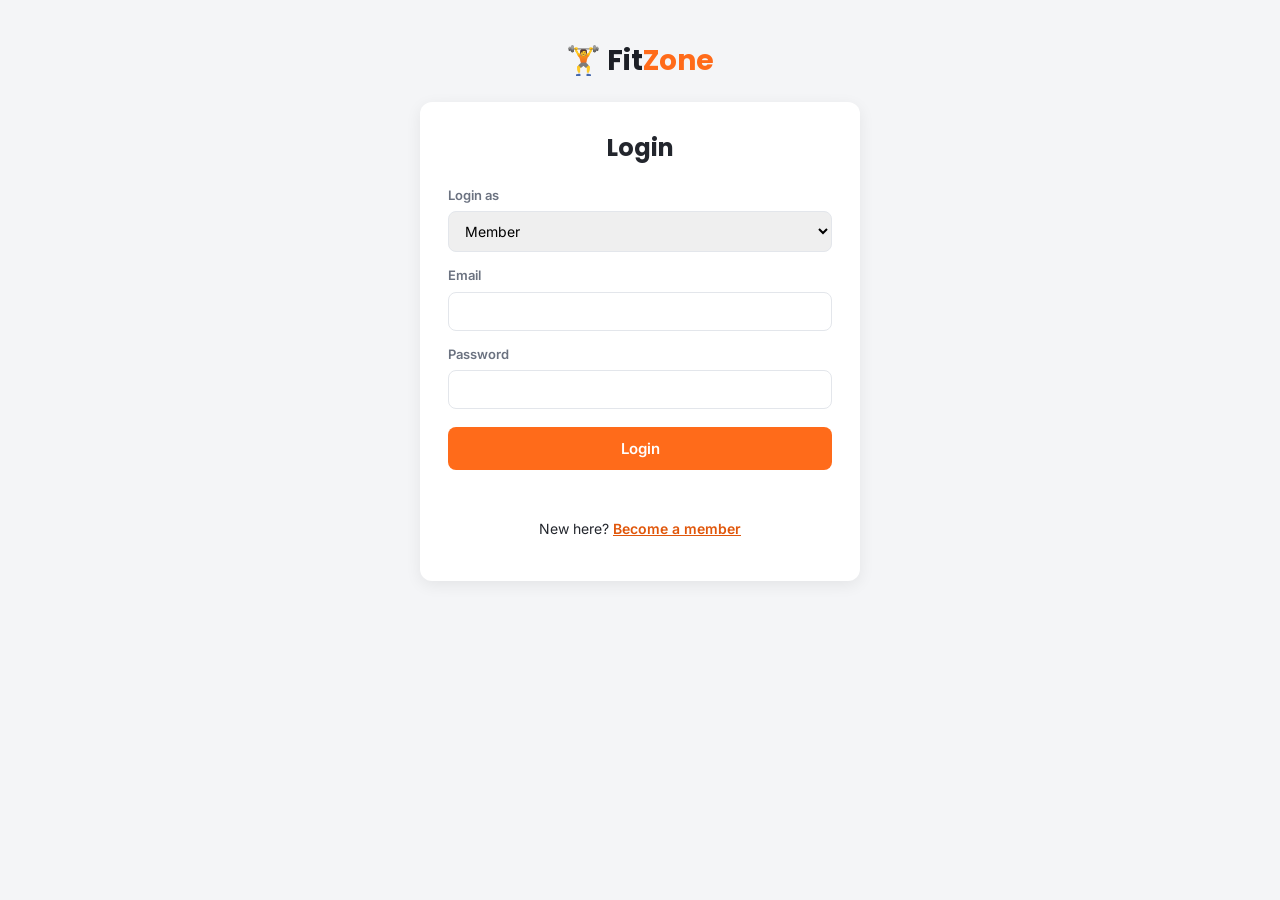
<file: app/frontend/admin-expired.html>
<!DOCTYPE html>
<html lang="en">
<head>
    <meta charset="UTF-8">
    <meta name="viewport" content="width=device-width, initial-scale=1">
    <link href="https://fonts.googleapis.com/css2?family=Inter:wght@400;500;600&family=Poppins:wght@500;600;700&display=swap" rel="stylesheet">
    <link rel="stylesheet" href="css/style.css">
    <title>Expired Memberships - FitZone Admin</title>
</head>
<body>
    <nav class="navbar">
        <a class="brand" href="admin.html">🏋️ Fit<span>Zone</span> Admin</a>
        <div id="navLinks"></div>
    </nav>

    <h1 class="page-title">Expired Memberships</h1>
    <div class="list-card">
        <div id="expiredTable"></div>
    </div>

    <script src="js/api.js"></script>
    <script src="js/admin-expired.js"></script>
</body>
</html>
</file>
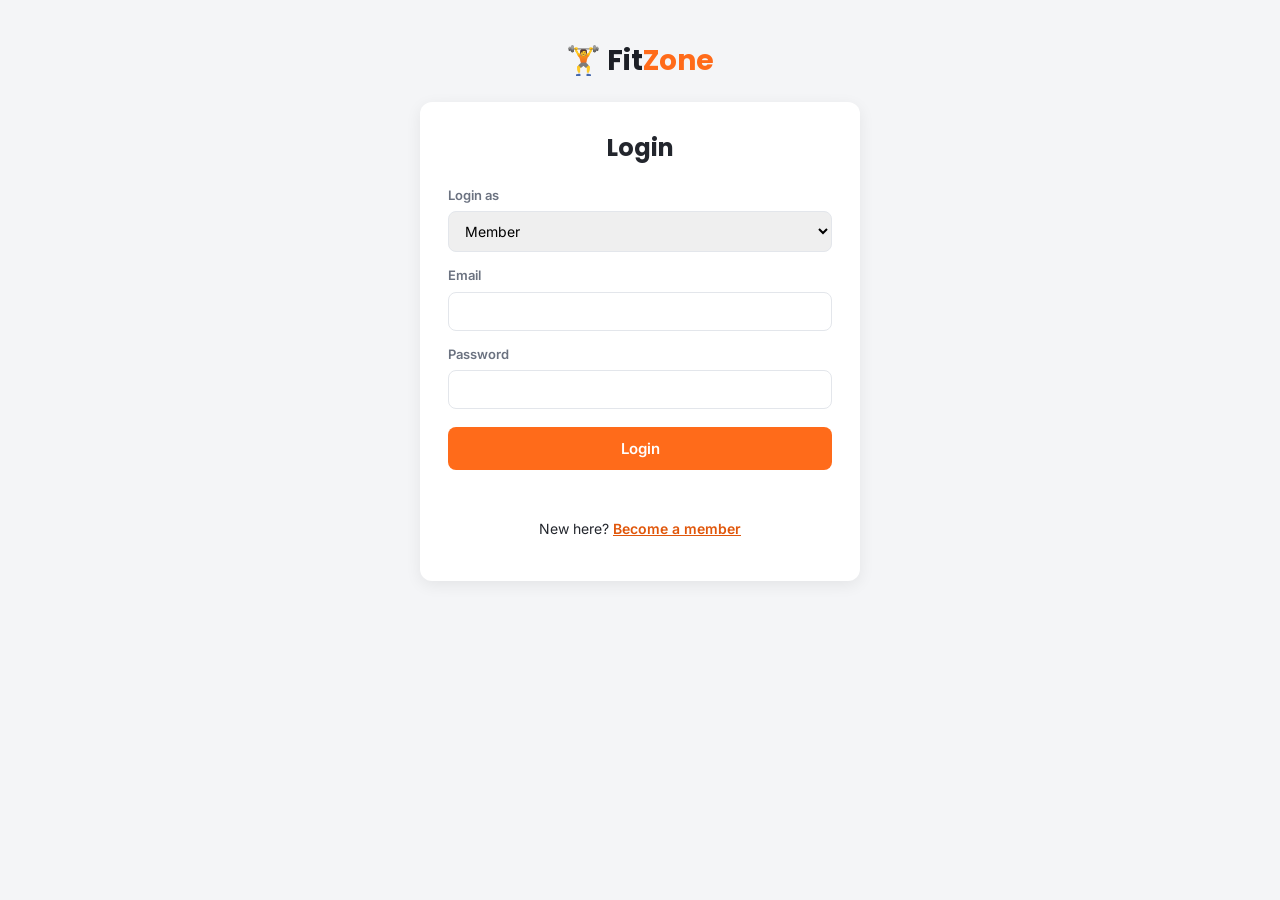
<file: app/frontend/admin-members.html>
<!DOCTYPE html>
<html lang="en">
<head>
    <meta charset="UTF-8">
    <meta name="viewport" content="width=device-width, initial-scale=1">
    <link href="https://fonts.googleapis.com/css2?family=Inter:wght@400;500;600&family=Poppins:wght@500;600;700&display=swap" rel="stylesheet">
    <link rel="stylesheet" href="css/style.css">
    <title>Members - FitZone Admin</title>
</head>
<body>
    <nav class="navbar">
        <a class="brand" href="admin.html">🏋️ Fit<span>Zone</span> Admin</a>
        <div id="navLinks"></div>
    </nav>

    <h1 class="page-title">Members</h1>
    <div class="toolbar">
        <input type="text" id="search" placeholder="Search by name or email...">
        <button class="btn" id="addBtn">+ Add Member</button>
    </div>
    <div class="form-container" id="memberFormCard" style="display:none; max-width: 600px;">
        <h2 id="formTitle">Add Member</h2>
        <form id="memberForm">
            <label>Name</label>
            <input type="text" id="name" required>
            <label>Email</label>
            <input type="email" id="email" required>
            <label id="passwordLabel">Password (min 6 characters)</label>
            <input type="password" id="password" minlength="6">
            <label>Phone</label>
            <input type="text" id="phone">
            <label>Address</label>
            <input type="text" id="address">
            <button type="submit" class="btn">Save</button>
            <button type="button" class="btn btn-secondary" id="cancelBtn">Cancel</button>
        </form>
        <p class="message" id="message"></p>
    </div>
    <div class="list-card">
        <div id="memberTable"></div>
    </div>

    <script src="js/api.js"></script>
    <script src="js/admin-members.js"></script>
</body>
</html>
</file>
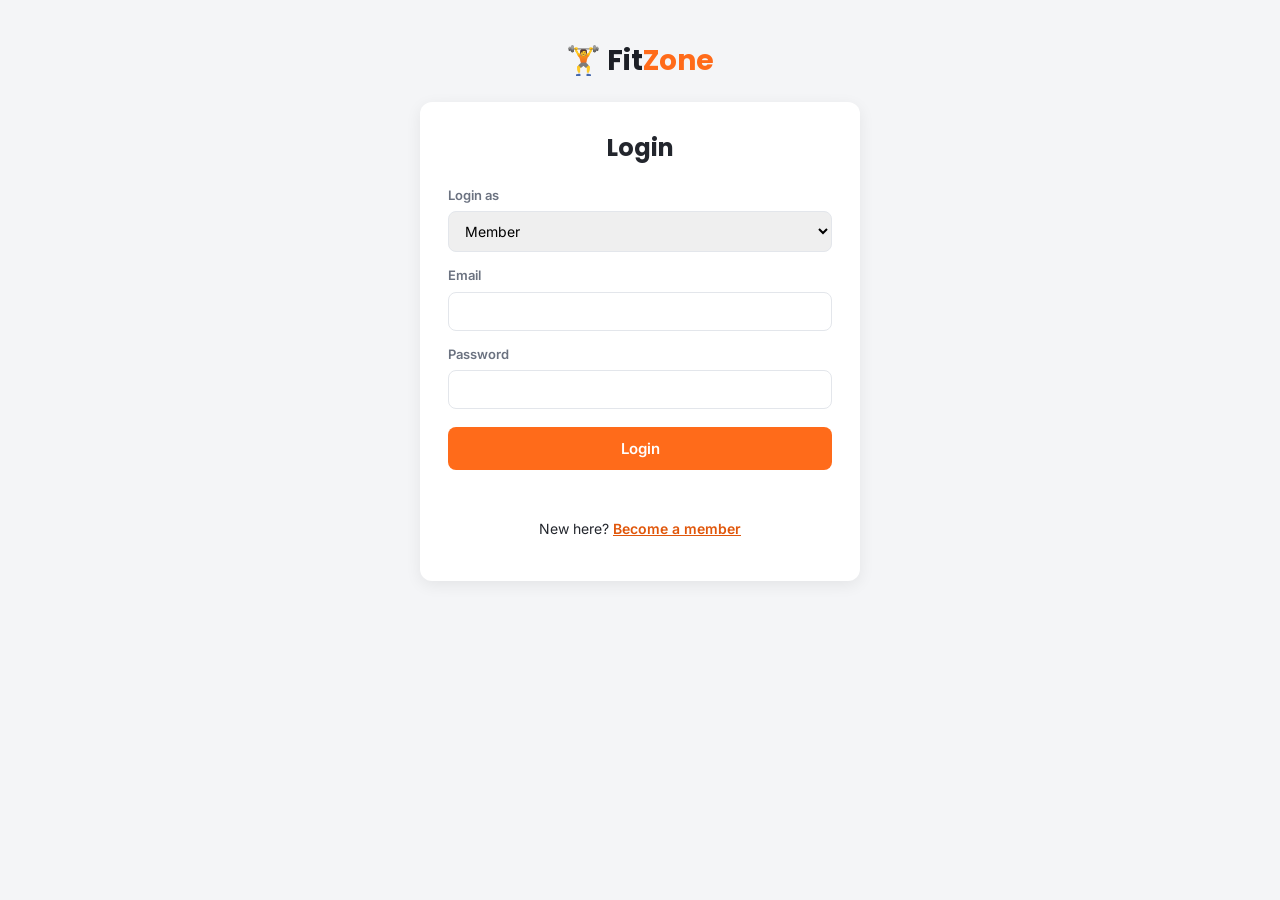
<file: app/frontend/admin-plans.html>
<!DOCTYPE html>
<html lang="en">
<head>
    <meta charset="UTF-8">
    <meta name="viewport" content="width=device-width, initial-scale=1">
    <link href="https://fonts.googleapis.com/css2?family=Inter:wght@400;500;600&family=Poppins:wght@500;600;700&display=swap" rel="stylesheet">
    <link rel="stylesheet" href="css/style.css">
    <title>Plans - FitZone Admin</title>
</head>
<body>
    <nav class="navbar">
        <a class="brand" href="admin.html">🏋️ Fit<span>Zone</span> Admin</a>
        <div id="navLinks"></div>
    </nav>

    <h1 class="page-title">Membership Plans</h1>
    <div class="toolbar">
        <button class="btn" id="addBtn">+ Add Plan</button>
    </div>
    <div class="form-container" id="planFormCard" style="display:none; max-width: 600px;">
        <h2 id="formTitle">Add Plan</h2>
        <form id="planForm">
            <label>Name</label>
            <input type="text" id="name" required>
            <label>Duration (days)</label>
            <input type="number" id="duration" min="1" required>
            <label>Price (₹)</label>
            <input type="number" id="price" min="0" step="0.01" required>
            <label>Description</label>
            <input type="text" id="description">
            <button type="submit" class="btn">Save</button>
            <button type="button" class="btn btn-secondary" id="cancelBtn">Cancel</button>
        </form>
        <p class="message" id="message"></p>
    </div>
    <div class="list-card">
        <div id="planTable"></div>
    </div>

    <script src="js/api.js"></script>
    <script src="js/admin-plans.js"></script>
</body>
</html>
</file>
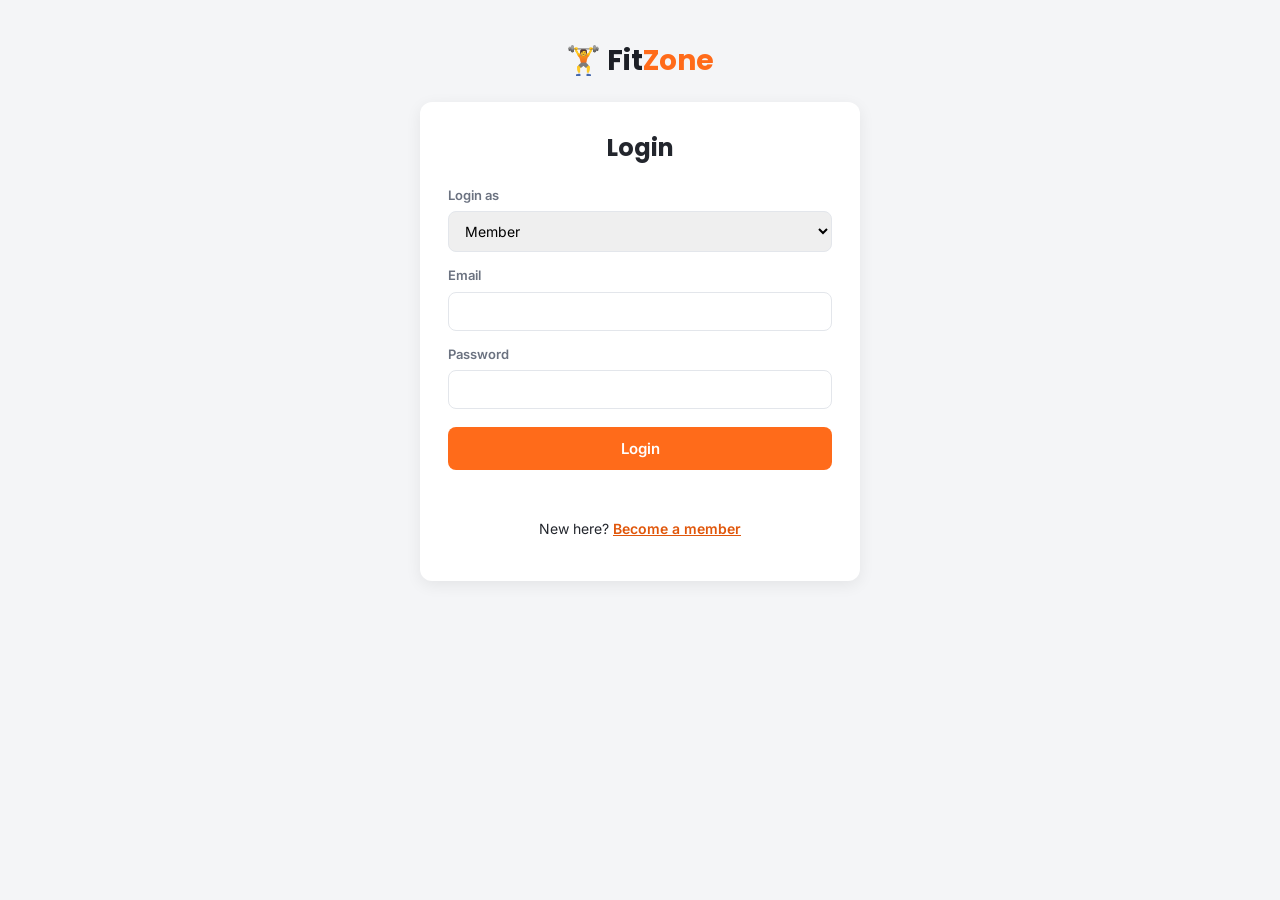
<file: app/frontend/admin-report.html>
<!DOCTYPE html>
<html lang="en">
<head>
    <meta charset="UTF-8">
    <meta name="viewport" content="width=device-width, initial-scale=1">
    <link href="https://fonts.googleapis.com/css2?family=Inter:wght@400;500;600&family=Poppins:wght@500;600;700&display=swap" rel="stylesheet">
    <link rel="stylesheet" href="css/style.css">
    <title>Report - FitZone Admin</title>
</head>
<body>
    <nav class="navbar">
        <a class="brand" href="admin.html">🏋️ Fit<span>Zone</span> Admin</a>
        <div id="navLinks"></div>
    </nav>

    <h1 class="page-title">Gym Report</h1>
    <div class="toolbar no-print"><button class="btn" onclick="window.print()">Print / Save as PDF</button></div>
    <p class="empty-state" id="generatedAt"></p>
    <div class="stat-grid" id="stats"></div>
    <br>
    <div class="list-card report-section"><h3>Revenue by Month</h3><div id="revenueTable"></div></div>
    <div class="list-card report-section"><h3>Plan Popularity</h3><div id="planTable"></div></div>
    <div class="list-card report-section"><h3>Expiring in the Next 14 Days</h3><div id="expiringTable"></div></div>
    <div class="list-card report-section"><h3>All Members</h3><div id="memberTable"></div></div>

    <script src="js/api.js"></script>
    <script src="js/admin-report.js"></script>
</body>
</html>
</file>
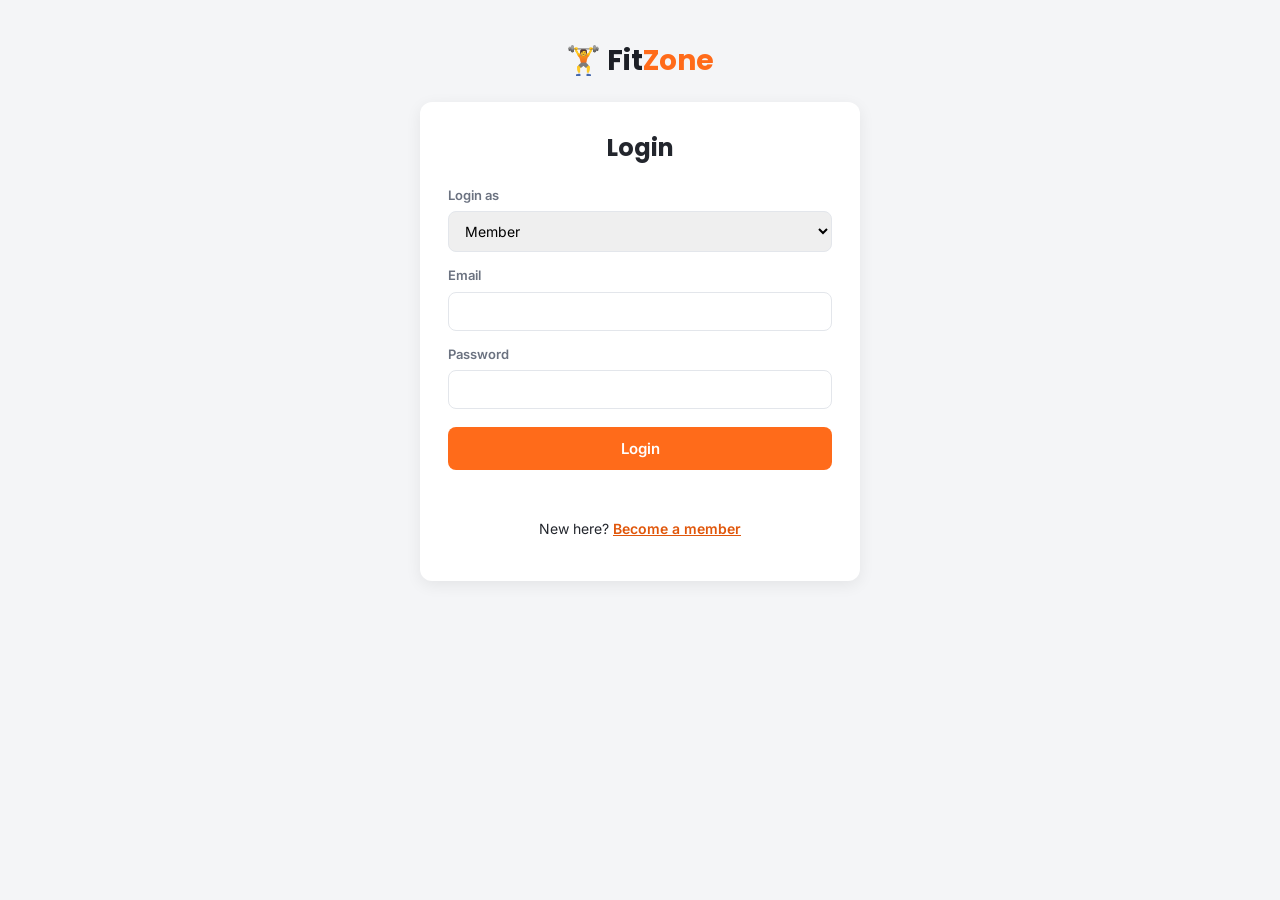
<file: app/frontend/admin.html>
<!DOCTYPE html>
<html lang="en">
<head>
    <meta charset="UTF-8">
    <meta name="viewport" content="width=device-width, initial-scale=1">
    <link href="https://fonts.googleapis.com/css2?family=Inter:wght@400;500;600&family=Poppins:wght@500;600;700&display=swap" rel="stylesheet">
    <link rel="stylesheet" href="css/style.css">
    <title>Dashboard - FitZone Admin</title>
</head>
<body>
    <nav class="navbar">
        <a class="brand" href="admin.html">🏋️ Fit<span>Zone</span> Admin</a>
        <div id="navLinks"></div>
    </nav>

    <h1 class="page-title">Dashboard</h1>
    <div class="stat-grid" id="stats"></div>
    <h2 class="page-title">Pending Approvals</h2>
    <div class="list-card">
        <div id="pendingTable"></div>
    </div>

    <script src="js/api.js"></script>
    <script src="js/admin.js"></script>
</body>
</html>
</file>
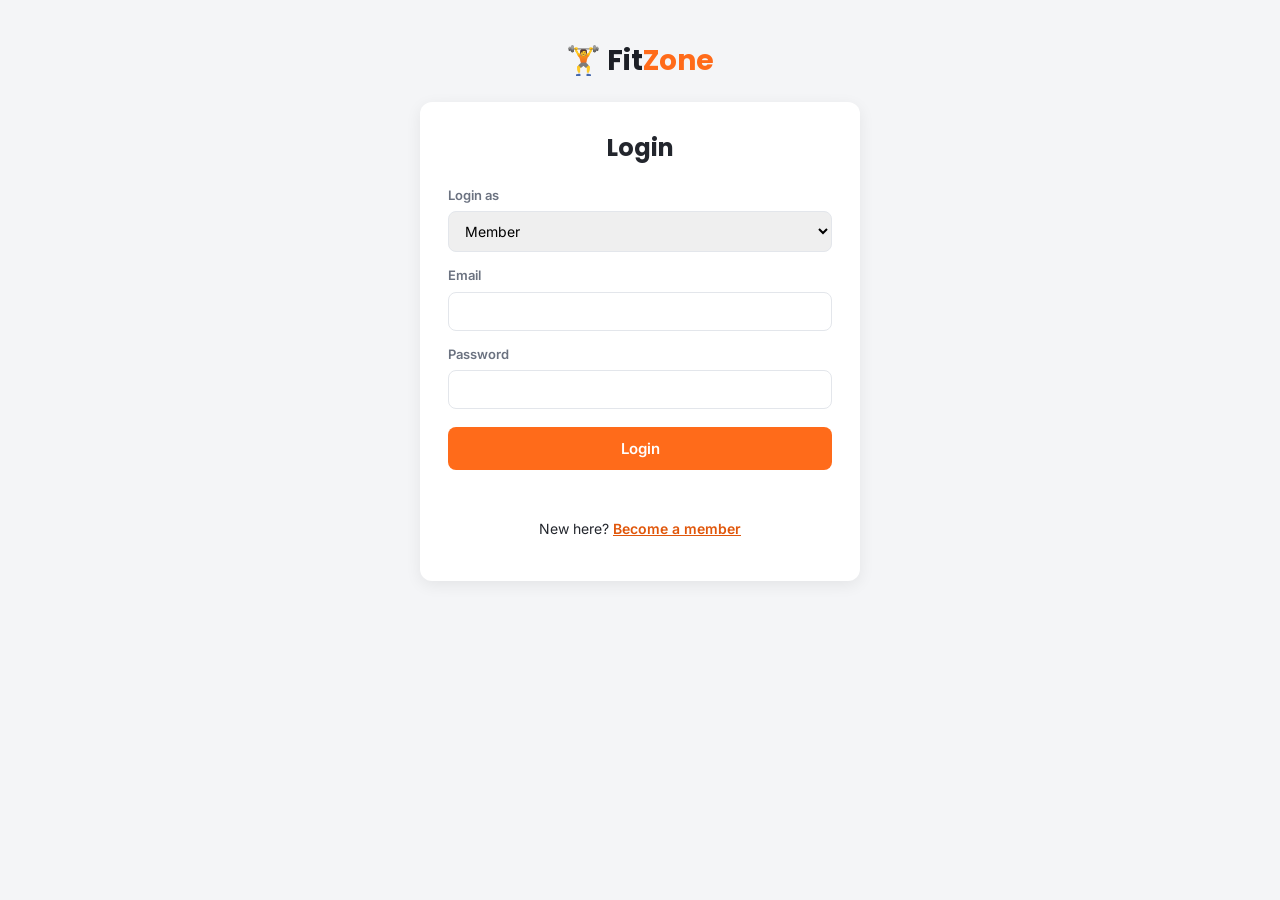
<file: app/frontend/login.html>
<!DOCTYPE html>
<html lang="en">
<head>
    <meta charset="UTF-8">
    <meta name="viewport" content="width=device-width, initial-scale=1">
    <link href="https://fonts.googleapis.com/css2?family=Inter:wght@400;500;600&family=Poppins:wght@500;600;700&display=swap" rel="stylesheet">
    <link rel="stylesheet" href="css/style.css">
    <title>Login - FitZone Gym</title>
</head>
<body>
    <div class="auth-brand">🏋️ Fit<span>Zone</span></div>
    <div class="form-container">
        <h2>Login</h2>
        <form id="loginForm">
            <label>Login as</label>
            <select id="role">
                <option value="member">Member</option>
                <option value="admin">Admin</option>
            </select>

            <label>Email</label>
            <input type="email" id="email" required>

            <label>Password</label>
            <input type="password" id="password" required>

            <button type="submit" class="btn">Login</button>
        </form>
        <p class="message" id="message"></p>
        <p>New here? <a href="register.html">Become a member</a></p>
    </div>

    <script src="js/api.js"></script>
    <script src="js/auth.js"></script>
</body>
</html>
</file>
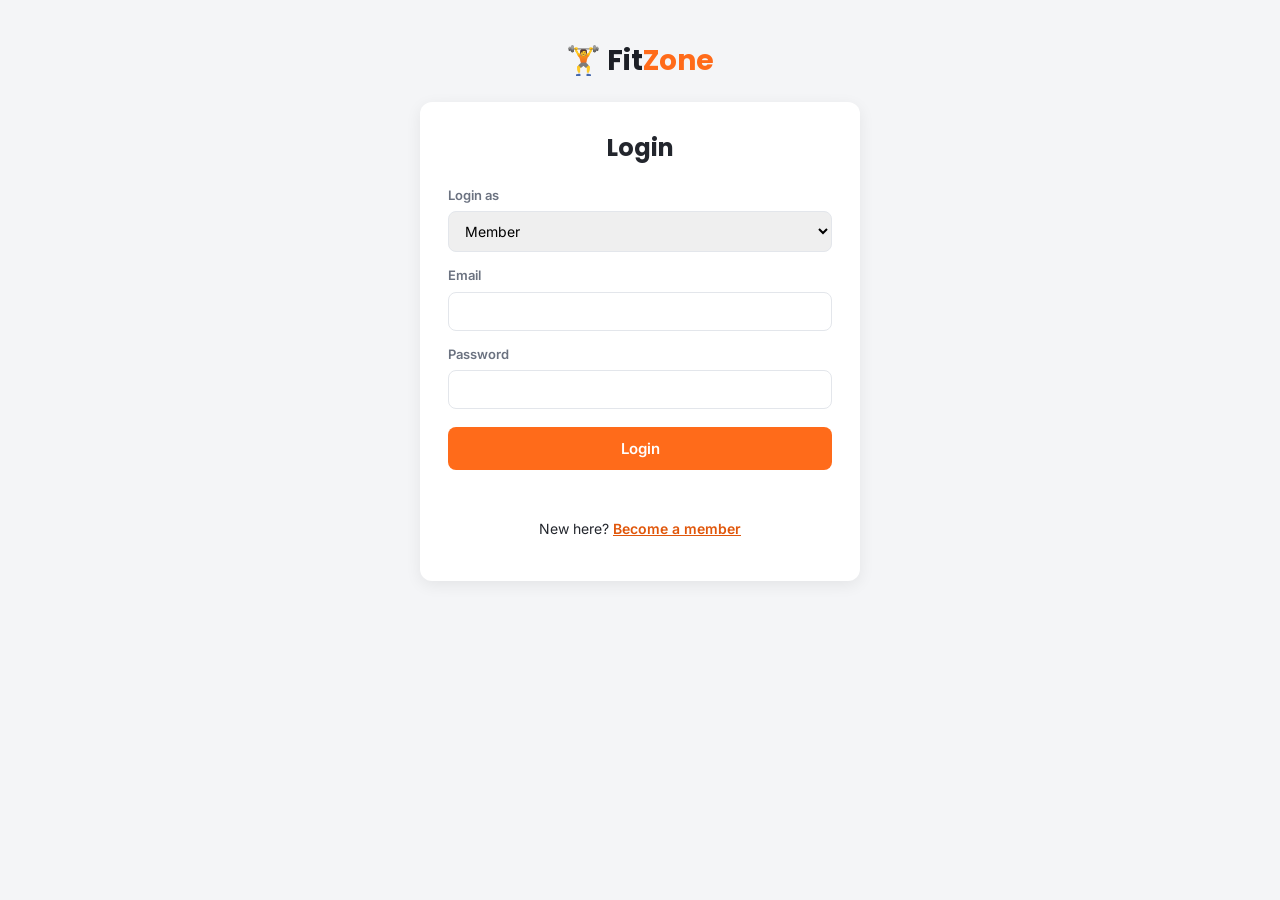
<file: app/frontend/my-membership.html>
<!DOCTYPE html>
<html lang="en">
<head>
    <meta charset="UTF-8">
    <meta name="viewport" content="width=device-width, initial-scale=1">
    <link href="https://fonts.googleapis.com/css2?family=Inter:wght@400;500;600&family=Poppins:wght@500;600;700&display=swap" rel="stylesheet">
    <link rel="stylesheet" href="css/style.css">
    <title>My Membership - FitZone Gym</title>
</head>
<body>
    <nav class="navbar">
        <a class="brand" href="index.html">🏋️ Fit<span>Zone</span></a>
        <div id="navLinks"></div>
    </nav>

    <h1 class="page-title">My Membership</h1>
    <div id="pendingNotice"></div>
    <div id="currentCard" class="list-card narrow"></div>
    <div class="list-card">
        <h3>Membership History</h3>
        <div id="historyTable"></div>
    </div>

    <script src="js/api.js"></script>
    <script src="js/my-membership.js"></script>
</body>
</html>
</file>
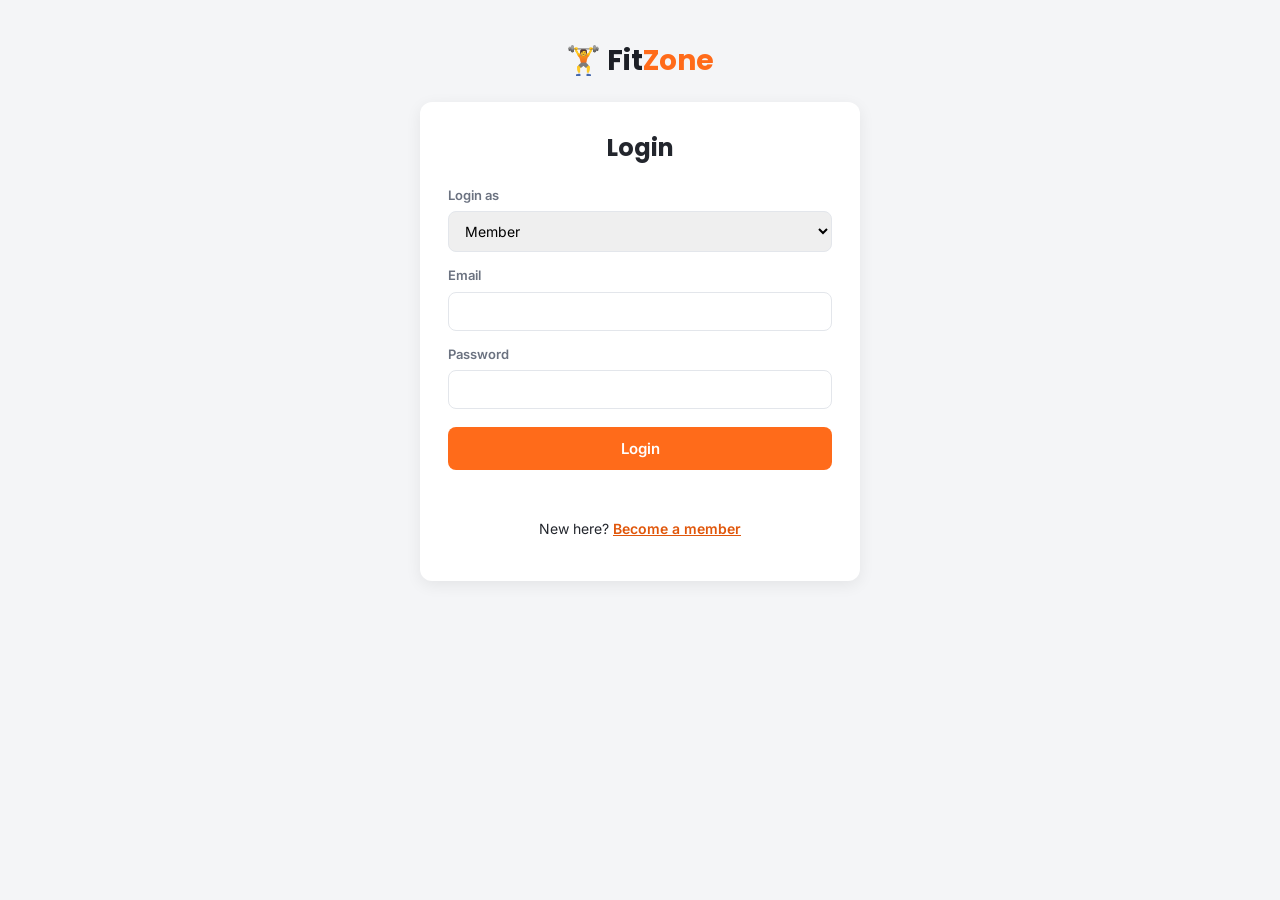
<file: app/frontend/my-payments.html>
<!DOCTYPE html>
<html lang="en">
<head>
    <meta charset="UTF-8">
    <meta name="viewport" content="width=device-width, initial-scale=1">
    <link href="https://fonts.googleapis.com/css2?family=Inter:wght@400;500;600&family=Poppins:wght@500;600;700&display=swap" rel="stylesheet">
    <link rel="stylesheet" href="css/style.css">
    <title>Payment History - FitZone Gym</title>
</head>
<body>
    <nav class="navbar">
        <a class="brand" href="index.html">🏋️ Fit<span>Zone</span></a>
        <div id="navLinks"></div>
    </nav>

    <h1 class="page-title">Payment History</h1>
    <div class="list-card">
        <div id="paymentTable"></div>
    </div>

    <script src="js/api.js"></script>
    <script src="js/my-payments.js"></script>
</body>
</html>
</file>
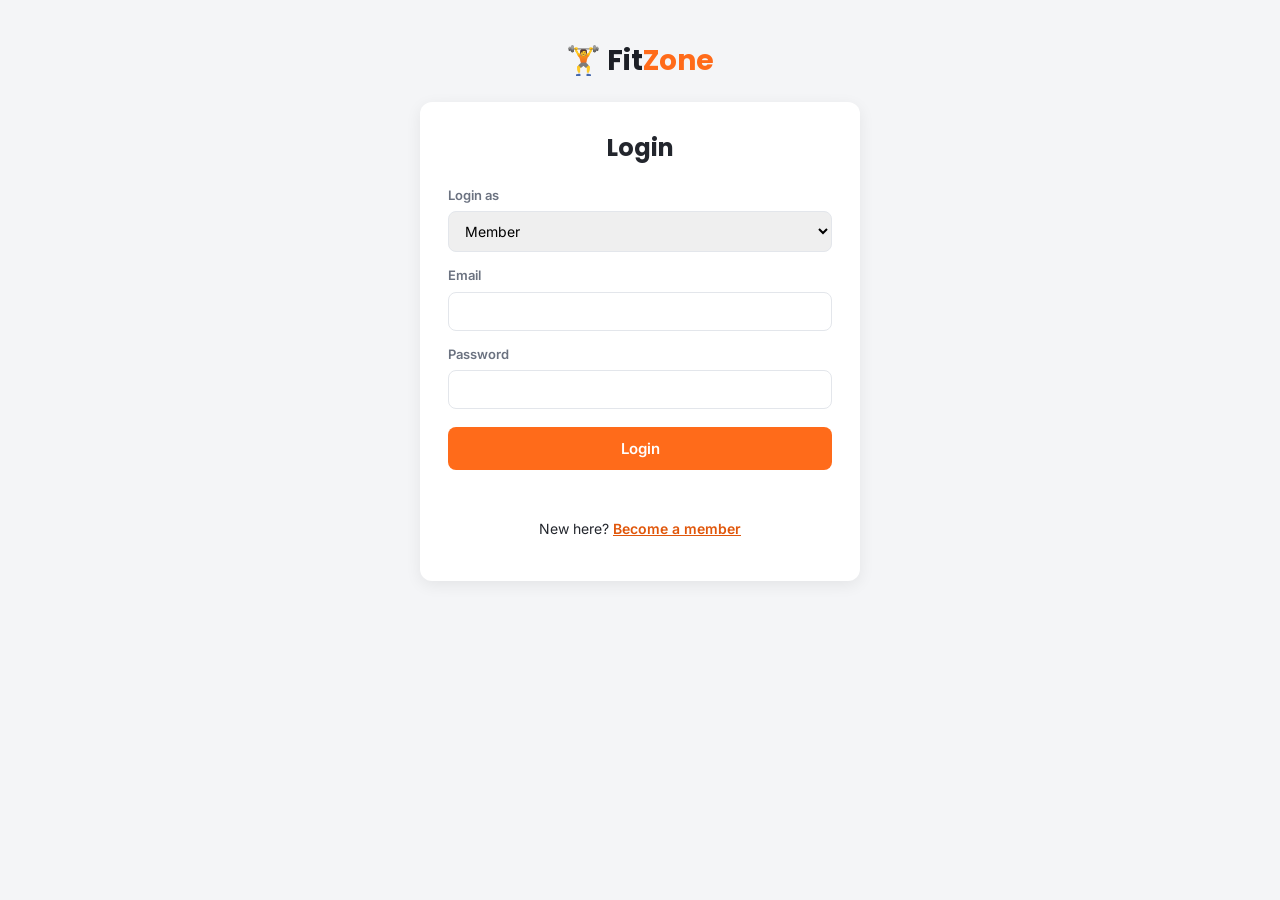
<file: app/frontend/profile.html>
<!DOCTYPE html>
<html lang="en">
<head>
    <meta charset="UTF-8">
    <meta name="viewport" content="width=device-width, initial-scale=1">
    <link href="https://fonts.googleapis.com/css2?family=Inter:wght@400;500;600&family=Poppins:wght@500;600;700&display=swap" rel="stylesheet">
    <link rel="stylesheet" href="css/style.css">
    <title>Profile - FitZone Gym</title>
</head>
<body>
    <nav class="navbar">
        <a class="brand" href="index.html">🏋️ Fit<span>Zone</span></a>
        <div id="navLinks"></div>
    </nav>

    <h1 class="page-title">My Profile</h1>
    <div class="form-container">
        <form id="profileForm">
            <label>Email (cannot be changed)</label>
            <input type="email" id="email" disabled>
            <label>Name</label>
            <input type="text" id="name" required>
            <label>Phone</label>
            <input type="text" id="phone">
            <label>Address</label>
            <input type="text" id="address">
            <label>Change password (optional)</label>
            <input type="password" id="currentPassword" placeholder="Current password">
            <input type="password" id="newPassword" placeholder="New password (min 6 characters)">
            <button type="submit" class="btn">Save Changes</button>
        </form>
        <p class="message" id="message"></p>
    </div>

    <script src="js/api.js"></script>
    <script src="js/profile.js"></script>
</body>
</html>
</file>
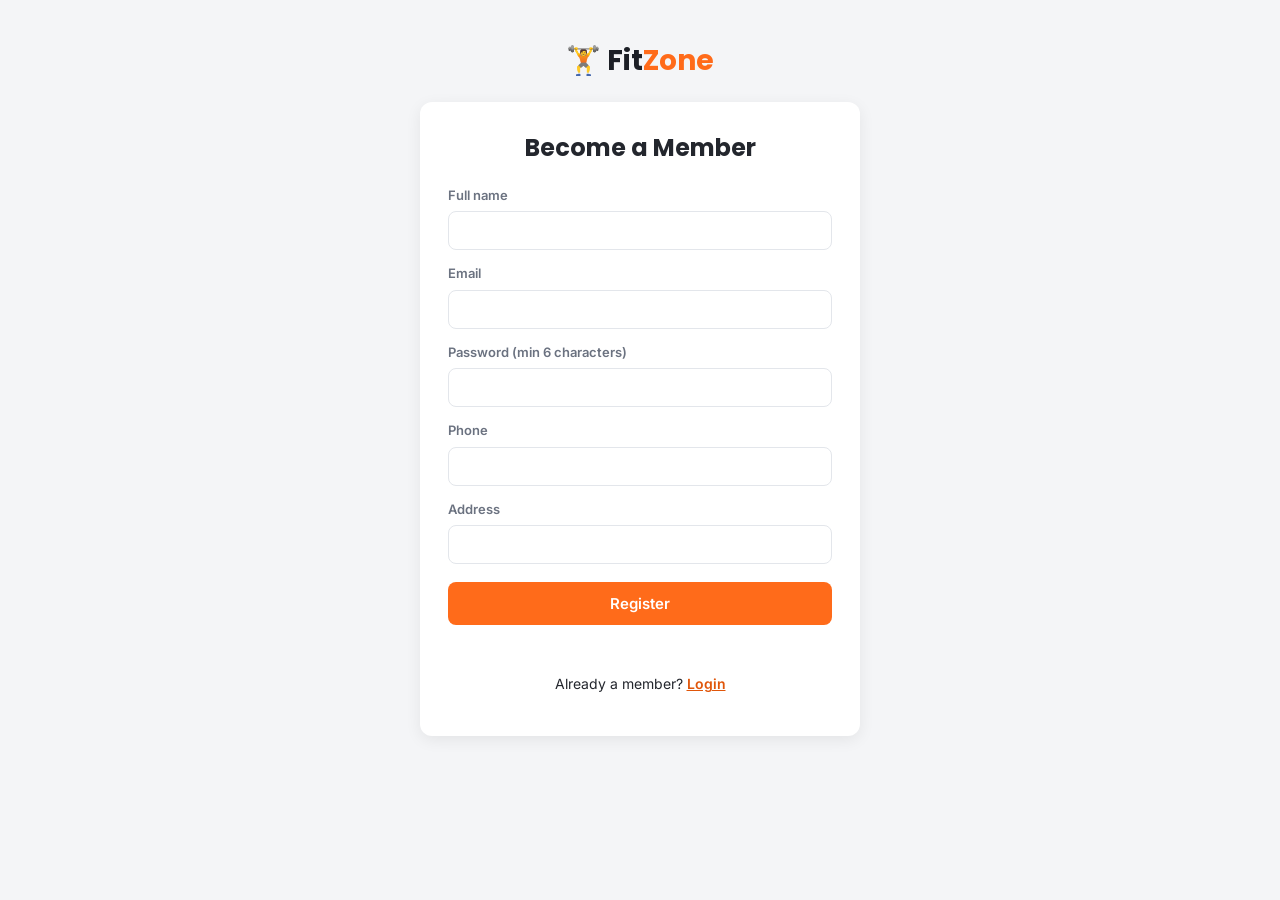
<file: app/frontend/register.html>
<!DOCTYPE html>
<html lang="en">
<head>
    <meta charset="UTF-8">
    <meta name="viewport" content="width=device-width, initial-scale=1">
    <link href="https://fonts.googleapis.com/css2?family=Inter:wght@400;500;600&family=Poppins:wght@500;600;700&display=swap" rel="stylesheet">
    <link rel="stylesheet" href="css/style.css">
    <title>Join - FitZone Gym</title>
</head>
<body>
    <div class="auth-brand">🏋️ Fit<span>Zone</span></div>
    <div class="form-container">
        <h2>Become a Member</h2>
        <form id="registerForm">
            <label>Full name</label>
            <input type="text" id="name" required>

            <label>Email</label>
            <input type="email" id="email" required>

            <label>Password (min 6 characters)</label>
            <input type="password" id="password" minlength="6" required>

            <label>Phone</label>
            <input type="text" id="phone">

            <label>Address</label>
            <input type="text" id="address">

            <button type="submit" class="btn">Register</button>
        </form>
        <p class="message" id="message"></p>
        <p>Already a member? <a href="login.html">Login</a></p>
    </div>

    <script src="js/api.js"></script>
    <script src="js/auth.js"></script>
</body>
</html>
</file>
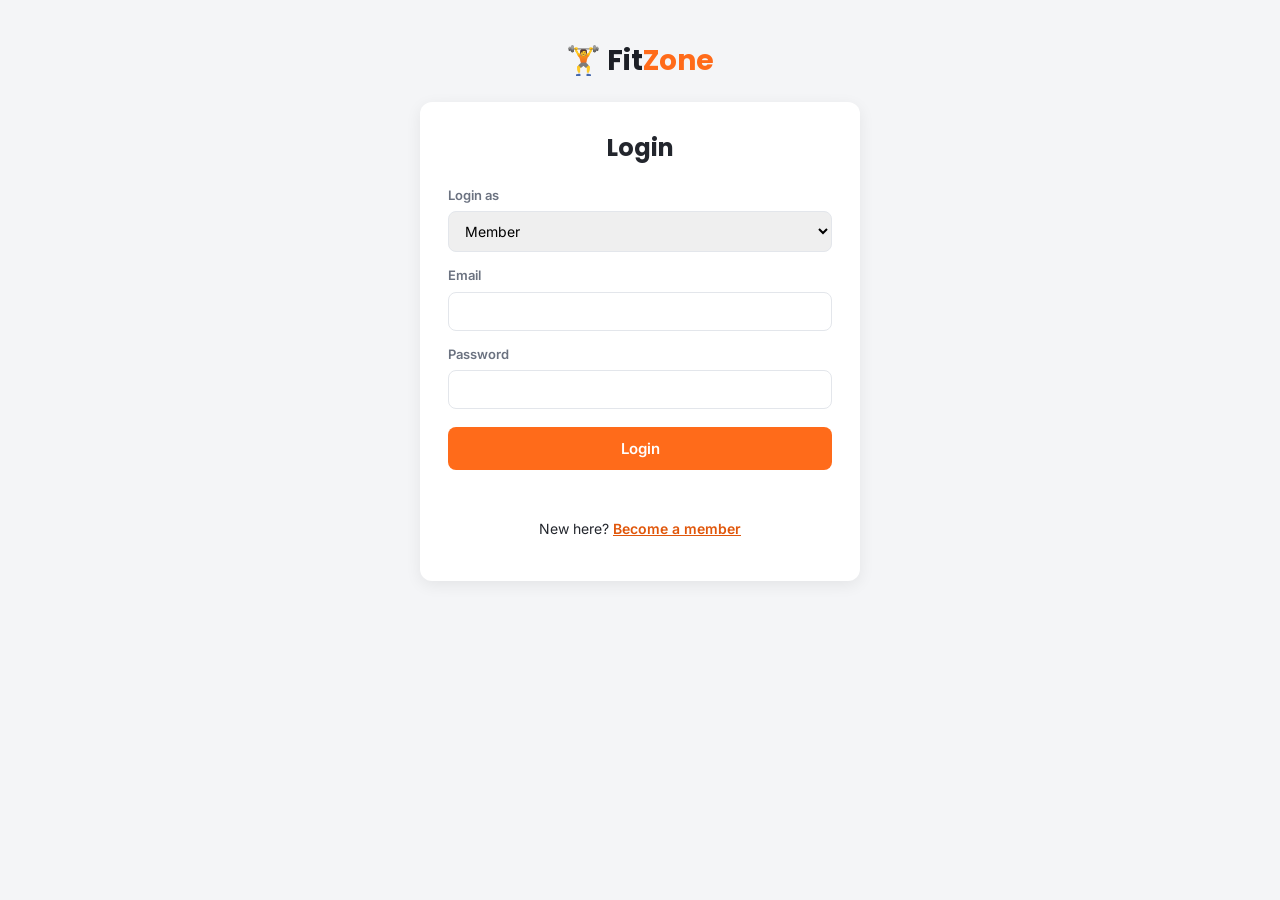
<file: app/frontend/subscribe.html>
<!DOCTYPE html>
<html lang="en">
<head>
    <meta charset="UTF-8">
    <meta name="viewport" content="width=device-width, initial-scale=1">
    <link href="https://fonts.googleapis.com/css2?family=Inter:wght@400;500;600&family=Poppins:wght@500;600;700&display=swap" rel="stylesheet">
    <link rel="stylesheet" href="css/style.css">
    <title>Subscribe - FitZone Gym</title>
</head>
<body>
    <nav class="navbar">
        <a class="brand" href="index.html">🏋️ Fit<span>Zone</span></a>
        <div id="navLinks"></div>
    </nav>

    <h1 class="page-title">Confirm & Pay</h1>
    <div class="form-container">
        <div id="planSummary"></div>
        <form id="payForm">
            <label>Payment method</label>
            <select id="method">
                <option value="UPI">UPI</option>
                <option value="Card">Credit / Debit Card</option>
                <option value="NetBanking">Net Banking</option>
            </select>
            <button type="submit" class="btn" id="payBtn">Pay</button>
        </form>
        <p class="message" id="message"></p>
        <p style="color: var(--text-light); font-size: 12px;">This is a simulated payment - no real money is charged.</p>
    </div>

    <script src="js/api.js"></script>
    <script src="js/subscribe.js"></script>
</body>
</html>
</file>
<file: app/frontend/css/style.css>
/* style.css - shared styling for all pages */

:root {
    --accent: #ff6b1a;
    --accent-dark: #e0560a;
    --dark: #1c1f26;
    --dark-2: #2a2e38;
    --bg: #f4f5f7;
    --card-bg: #ffffff;
    --text: #23262d;
    --text-light: #6b7280;
    --border: #e3e6eb;
    --success: #1f9d55;
    --warning: #d99000;
    --danger: #d64545;
    --radius: 12px;
    --font-display: "Poppins", "Segoe UI", sans-serif;
    --font-body: "Inter", -apple-system, BlinkMacSystemFont, "Segoe UI", Arial, sans-serif;
}

* { box-sizing: border-box; }

body {
    font-family: var(--font-body);
    background-color: var(--bg);
    color: var(--text);
    margin: 0;
    line-height: 1.5;
}

h1, h2, h3 { font-family: var(--font-display); color: var(--text); }

/* ---------- Navbar ---------- */
.navbar {
    background-color: var(--dark);
    padding: 16px 30px;
    display: flex;
    justify-content: space-between;
    align-items: center;
    flex-wrap: wrap;
    gap: 10px;
}

.navbar .brand {
    font-family: var(--font-display);
    font-size: 22px;
    font-weight: 700;
    color: white;
    text-decoration: none;
}

.navbar .brand span { color: var(--accent); }

.navbar a {
    color: #d5d8de;
    margin-left: 20px;
    text-decoration: none;
    font-weight: 600;
    font-size: 14px;
    transition: color 0.2s;
}

.navbar a:hover { color: var(--accent); }

/* ---------- Auth pages brand ---------- */
.auth-brand {
    font-family: var(--font-display);
    font-size: 28px;
    font-weight: 700;
    text-align: center;
    color: var(--dark);
    padding-top: 40px;
}

.auth-brand span { color: var(--accent); }

/* ---------- Hero / page heading ---------- */
.hero {
    background: linear-gradient(135deg, var(--dark), var(--dark-2));
    color: white;
    padding: 50px 20px 45px;
    text-align: center;
    margin-bottom: 30px;
}

.hero h1 { color: white; font-size: 36px; margin: 0 0 8px; }
.hero p { color: #c3c7cf; margin: 0; }

.page-title {
    font-size: 28px;
    font-weight: 700;
    text-align: center;
    margin: 30px 0 20px;
}

/* ---------- Forms ---------- */
.form-container {
    max-width: 440px;
    margin: 20px auto 40px;
    background: var(--card-bg);
    padding: 28px;
    border-radius: var(--radius);
    box-shadow: 0 4px 16px rgba(0,0,0,0.07);
}

.form-container h2 { margin-top: 0; text-align: center; }

.form-container label {
    display: block;
    margin-bottom: 6px;
    font-weight: 600;
    font-size: 13px;
    color: var(--text-light);
}

.form-container input,
.form-container select,
.form-container textarea,
.toolbar input {
    width: 100%;
    padding: 10px 12px;
    margin-bottom: 14px;
    border: 1px solid var(--border);
    border-radius: 8px;
    font-size: 14px;
    font-family: var(--font-body);
}

.form-container input:focus,
.form-container select:focus,
.toolbar input:focus {
    outline: none;
    border-color: var(--accent);
}

.form-container p { text-align: center; font-size: 14px; }
.form-container a { color: var(--accent-dark); font-weight: 600; }

.message { min-height: 20px; color: var(--danger); }
.message.ok { color: var(--success); }

.btn {
    display: inline-block;
    width: 100%;
    padding: 12px;
    background-color: var(--accent);
    color: white;
    border: none;
    border-radius: 8px;
    cursor: pointer;
    font-size: 15px;
    font-weight: 600;
    font-family: var(--font-body);
    text-align: center;
    text-decoration: none;
    transition: background-color 0.2s;
    margin-top: 4px;
}

.btn:hover { background-color: var(--accent-dark); }

.btn-sm {
    width: auto;
    padding: 6px 14px;
    font-size: 13px;
    margin: 0 4px 0 0;
    border-radius: 6px;
}

.btn-approve { background-color: var(--success); }
.btn-approve:hover { background-color: #17804a; }
.btn-danger { background-color: var(--danger); }
.btn-danger:hover { background-color: #b93636; }
.btn-secondary { background-color: #6b7280; }
.btn-secondary:hover { background-color: #4b5563; }

/* ---------- Plan cards ---------- */
.plan-grid {
    display: flex;
    flex-wrap: wrap;
    justify-content: center;
    gap: 22px;
    padding: 0 20px 50px;
}

.plan-card {
    width: 250px;
    background: var(--card-bg);
    border-radius: var(--radius);
    box-shadow: 0 4px 16px rgba(0,0,0,0.07);
    padding: 26px 22px;
    text-align: center;
    border-top: 4px solid var(--accent);
    transition: transform 0.15s;
}

.plan-card:hover { transform: translateY(-5px); }
.plan-card h3 { margin: 0 0 6px; font-size: 20px; }
.plan-card .price { font-family: var(--font-display); font-size: 30px; font-weight: 700; color: var(--accent-dark); }
.plan-card .duration { color: var(--text-light); font-size: 14px; margin-bottom: 10px; }
.plan-card .desc { font-size: 14px; color: var(--text); min-height: 42px; }

/* ---------- Stat cards (admin dashboard) ---------- */
.stat-grid {
    display: flex;
    flex-wrap: wrap;
    justify-content: center;
    gap: 18px;
    padding: 0 20px 10px;
    max-width: 1000px;
    margin: 0 auto;
}

.stat-card {
    flex: 1 1 200px;
    background: var(--card-bg);
    border-radius: var(--radius);
    box-shadow: 0 4px 16px rgba(0,0,0,0.07);
    padding: 20px;
    text-align: center;
    border-left: 4px solid var(--accent);
}

.stat-card .value { font-family: var(--font-display); font-size: 30px; font-weight: 700; }
.stat-card .label { color: var(--text-light); font-size: 13px; text-transform: uppercase; letter-spacing: 0.5px; }

/* ---------- Cards, tables, lists ---------- */
.list-card {
    max-width: 900px;
    margin: 0 auto 30px;
    background: var(--card-bg);
    border-radius: var(--radius);
    box-shadow: 0 4px 16px rgba(0,0,0,0.06);
    padding: 20px 24px;
    overflow-x: auto;
}

.list-card.narrow { max-width: 600px; }
.list-card h3 { margin-top: 0; }

.info-row { display: flex; justify-content: space-between; padding: 8px 0; border-bottom: 1px solid var(--border); }
.info-row:last-child { border-bottom: none; }
.info-row span:first-child { color: var(--text-light); }

table { width: 100%; border-collapse: collapse; font-size: 14px; }
th { text-align: left; color: var(--text-light); font-weight: 600; font-size: 12px; text-transform: uppercase; padding: 8px 10px; border-bottom: 2px solid var(--border); }
td { padding: 10px; border-bottom: 1px solid var(--border); vertical-align: middle; }
tr:last-child td { border-bottom: none; }

.toolbar { max-width: 900px; margin: 0 auto 16px; display: flex; gap: 10px; padding: 0 20px; }
.toolbar input { margin-bottom: 0; }
.toolbar .btn { width: auto; margin: 0; white-space: nowrap; }

.empty-state { text-align: center; color: var(--text-light); padding: 20px; }

/* ---------- Status badges ---------- */
.badge {
    display: inline-block;
    padding: 3px 10px;
    border-radius: 999px;
    font-size: 12px;
    font-weight: 600;
    background: #e5e7eb;
    color: #374151;
}

.badge-Active, .badge-Paid, .badge-Approved { background: #d8f3e3; color: #14683a; }
.badge-Pending { background: #fdf0cc; color: #8a5d00; }
.badge-Expired, .badge-Rejected, .badge-Refunded { background: #fadada; color: #9b2c2c; }

.notice {
    max-width: 600px;
    margin: 0 auto 20px;
    background: #fdf0cc;
    color: #8a5d00;
    border-radius: var(--radius);
    padding: 12px 18px;
    font-size: 14px;
}

.report-section h3 { border-bottom: 2px solid var(--accent); padding-bottom: 6px; }

@media print {
    .navbar, .no-print { display: none !important; }
    body { background: white; }
    .list-card, .stat-card { box-shadow: none; border: 1px solid var(--border); }
}
</file>
